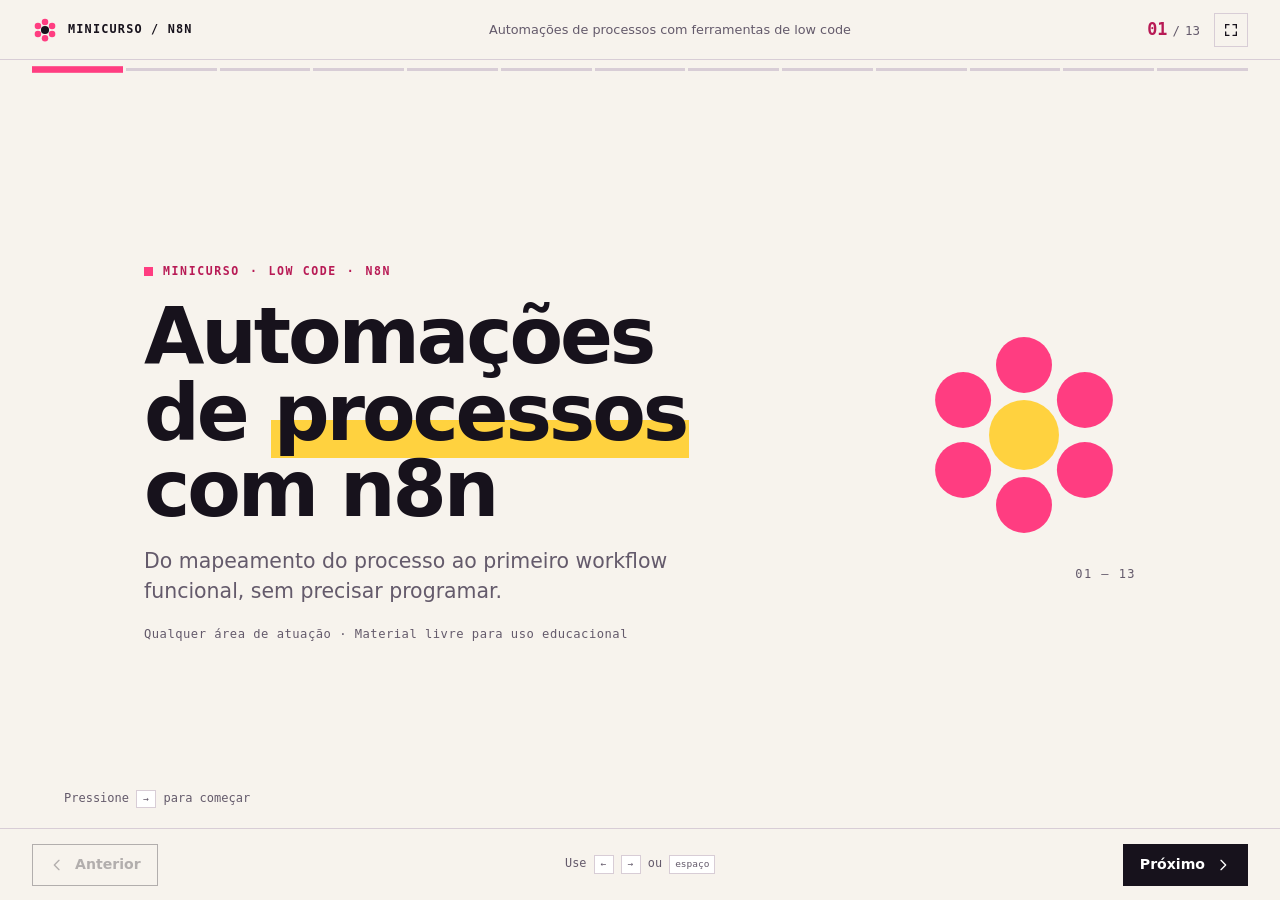
<file: index.html>
<!DOCTYPE html>
<html lang="pt-BR">
<head>
  <meta charset="UTF-8">
  <meta name="viewport" content="width=device-width, initial-scale=1">
  <meta name="theme-color" content="#f7f3ed">
  <meta name="description" content="Apresentação do minicurso de automações de processos com n8n.">
  <title>Apresentação | Automações de processos com n8n</title>
  <link rel="stylesheet" href="styles.css">
</head>
<body>
  <a class="skip-link" href="#deck">Ir para o slide atual</a>

  <div class="deck-shell">
    <header class="deck-bar">
      <div class="deck-id">
        <svg class="mark" width="26" height="26" viewBox="0 0 32 32" aria-hidden="true" focusable="false">
          <g fill="#ff3d81">
            <circle cx="16" cy="6" r="4"/>
            <circle cx="24.7" cy="11" r="4"/>
            <circle cx="24.7" cy="21" r="4"/>
            <circle cx="16" cy="26" r="4"/>
            <circle cx="7.3" cy="21" r="4"/>
            <circle cx="7.3" cy="11" r="4"/>
          </g>
          <circle cx="16" cy="16" r="5" fill="#17121c"/>
        </svg>
        <span>Minicurso <span aria-hidden="true">/</span> <span translate="no">n8n</span></span>
      </div>
      <p class="deck-topic">Automações de processos com ferramentas de low code</p>
      <div class="deck-tools">
        <span class="deck-counter" aria-hidden="true"><strong id="current">01</strong><span>/</span><span id="total">13</span></span>
        <button class="bar-button" id="fullscreen" type="button" aria-label="Entrar em tela cheia" aria-pressed="false">
          <svg width="16" height="16" viewBox="0 0 24 24" fill="none" stroke="currentColor" stroke-width="2" stroke-linecap="round" aria-hidden="true" focusable="false">
            <path d="M4 9V4h5M20 9V4h-5M4 15v5h5M20 15v5h-5"/>
          </svg>
        </button>
      </div>
    </header>

    <nav class="progress" aria-label="Progresso da apresentação">
      <ol id="dots"></ol>
    </nav>

    <main class="deck" id="deck" tabindex="-1">
      <section class="slide slide--cover is-active" id="slide-1" data-title="Capa" aria-labelledby="s1-title">
        <div class="slide-inner cover-grid stagger">
          <div class="cover-copy" style="--i: 0">
            <p class="kicker">Minicurso <span aria-hidden="true">·</span> Low code <span aria-hidden="true">·</span> <span translate="no">n8n</span></p>
            <h1 id="s1-title">Automações de <span class="highlight">processos</span> com&nbsp;<span translate="no">n8n</span></h1>
            <p class="lead">Do mapeamento do processo ao primeiro workflow funcional, sem precisar programar.</p>
            <p class="cover-meta">Qualquer área de atuação <span aria-hidden="true">·</span> Material livre para uso educacional</p>
          </div>
          <div class="cover-aside" style="--i: 1" aria-hidden="true">
            <svg class="cover-mark" width="224" height="224" viewBox="0 0 32 32" focusable="false">
              <g fill="#ff3d81">
                <circle cx="16" cy="6" r="4"/>
                <circle cx="24.7" cy="11" r="4"/>
                <circle cx="24.7" cy="21" r="4"/>
                <circle cx="16" cy="26" r="4"/>
                <circle cx="7.3" cy="21" r="4"/>
                <circle cx="7.3" cy="11" r="4"/>
              </g>
              <circle cx="16" cy="16" r="5" fill="#ffd23f"/>
            </svg>
            <span class="cover-index">01 — 13</span>
          </div>
        </div>
        <p class="slide-foot">Pressione <kbd>→</kbd> para começar</p>
      </section>

      <section class="slide" id="slide-2" data-title="Enviar solicitação" aria-labelledby="s2-title" hidden>
        <div class="slide-inner stagger">
          <p class="kicker" style="--i: 0">Acesso rápido / Formulário</p>
          <h2 id="s2-title" style="--i: 1">Enviar solicitação pelo formulário</h2>
          <p class="lead" style="--i: 2">Abra o formulário nativo do <span translate="no">n8n</span>, escolha o setor e preencha os campos. O envio é confirmado na hora e a resposta chega por e-mail.</p>
          <div class="form-cta" style="--i: 3">
            <a class="cta-primary" href="http://localhost:5678/form/central-atendimento">Abrir formulário local</a>
            <span class="cta-note">O workflow precisa estar ativo; o formulário é público. Em uma instância hospedada, troque <code translate="no">localhost:5678</code> pelo endereço da sua instância.</span>
          </div>
          <div class="example-grid" style="--i: 4">
            <div>
              <h3 class="panel-title">Campos do formulário</h3>
              <ul class="field-list">
                <li><span>Setor responsável</span><span>Obrigatório</span></li>
                <li><span>Nome</span><span>Obrigatório</span></li>
                <li><span>E-mail</span><span>Obrigatório</span></li>
                <li><span>Assunto</span><span>Obrigatório</span></li>
                <li><span>Mensagem</span><span>Obrigatório</span></li>
                <li><span>Identificador</span><span>Opcional</span></li>
              </ul>
              <p class="form-hint">Setores: <code translate="no">TI</code>, <code translate="no">Financeiro</code>, <code translate="no">Administrativo</code>, <code translate="no">Comercial</code> ou <code translate="no">Triagem manual</code>.</p>
            </div>
            <div>
              <h3 class="panel-title">Passo a passo</h3>
              <ol class="mini-steps">
                <li><span class="n">1</span><span>Abra o link do formulário.</span></li>
                <li><span class="n">2</span><span>Escolha o setor responsável.</span></li>
                <li><span class="n">3</span><span>Preencha nome, e-mail, assunto e mensagem.</span></li>
                <li><span class="n">4</span><span>Clique em <strong>Enviar solicitação</strong>.</span></li>
                <li><span class="n">5</span><span>Confirme a resposta no e-mail informado.</span></li>
              </ol>
              <pre class="json-sample"><code translate="no">{
  "setor": "TI",
  "nome": "Maria Silva",
  "email": "maria@example.com",
  "assunto": "Erro ao acessar o sistema",
  "mensagem": "Não consigo entrar desde ontem.",
  "identificador": "SOL-2026-0001"
}</code></pre>
            </div>
          </div>
          <p class="aside" style="--i: 5">Confirmação: “Solicitação recebida. Você receberá a resposta por e-mail em breve.” Não existe mais página externa com POST nem webhook público: o envio acontece direto no formulário do <span translate="no">n8n</span>.</p>
        </div>
      </section>

      <section class="slide" id="slide-3" data-title="Gestão de processos" aria-labelledby="s3-title" hidden>
        <div class="slide-inner stagger">
          <p class="kicker" style="--i: 0">01 / Conceito</p>
          <h2 id="s3-title" style="--i: 1">Gestão de processos sem complicação</h2>
          <p class="lead" style="--i: 2">Processo é uma sequência de atividades que transforma uma entrada em um resultado.</p>
          <div class="steps-three" style="--i: 3">
            <article class="step">
              <span class="step-n">01</span>
              <h3>Entrada</h3>
              <p>Aluno pede uma declaração à secretaria.</p>
            </article>
            <article class="step">
              <span class="step-n">02</span>
              <h3>Atividades</h3>
              <p>A secretaria confere, aprova e emite o documento.</p>
            </article>
            <article class="step">
              <span class="step-n">03</span>
              <h3>Resultado</h3>
              <p>Declaração entregue ao aluno.</p>
            </article>
          </div>
          <p class="aside" style="--i: 4">Todo mundo participa de processos todos os dias. Gerir é só tornar isso visível e melhorável.</p>
        </div>
      </section>

      <section class="slide" id="slide-4" data-title="Por que automatizar" aria-labelledby="s4-title" hidden>
        <div class="slide-inner stagger">
          <p class="kicker" style="--i: 0">02 / Motivação</p>
          <h2 id="s4-title" style="--i: 1">Por que automatizar?</h2>
          <p class="lead" style="--i: 2">Se o processo é repetitivo e segue regras claras, uma ferramenta pode executá-lo por você.</p>
          <div class="reason-list" style="--i: 3">
            <div class="reason"><span class="reason-n">01</span><div><h3>Menos retrabalho</h3><p>Copiar dados entre sistemas deixa de ser tarefa manual.</p></div></div>
            <div class="reason"><span class="reason-n">02</span><div><h3>Menos erros</h3><p>O fluxo segue sempre as mesmas regras, sem esquecimentos.</p></div></div>
            <div class="reason"><span class="reason-n">03</span><div><h3>Mais tempo</h3><p>Sobra espaço para análise e decisões, que só pessoas fazem.</p></div></div>
          </div>
          <p class="aside aside--yellow" style="--i: 4"><strong>Low code:</strong> monte o fluxo arrastando blocos, com pouco ou nenhum código.</p>
        </div>
      </section>

      <section class="slide" id="slide-5" data-title="O que é o n8n" aria-labelledby="s5-title" hidden>
        <div class="slide-inner stagger">
          <p class="kicker" style="--i: 0">03 / Ferramenta</p>
          <h2 id="s5-title" style="--i: 1">O que é o <span translate="no">n8n</span>?</h2>
          <p class="lead" style="--i: 2">Uma plataforma de automação de fluxos de trabalho que conecta aplicativos e serviços de forma visual. Nuvem ou self-hosted, conforme a sua necessidade.</p>
          <div class="trait-grid" style="--i: 3">
            <article class="trait"><span class="trait-tag">Visual</span><p>Blocos conectados em uma tela, sem montar código do zero.</p></article>
            <article class="trait"><span class="trait-tag">Integrações</span><p>Centenas de aplicativos e serviços prontos para conectar.</p></article>
            <article class="trait"><span class="trait-tag">IA</span><p>Modelos de linguagem e agentes dentro dos fluxos.</p></article>
            <article class="trait"><span class="trait-tag">Flexível</span><p>Nuvem ou instalação no seu computador e servidor.</p></article>
          </div>
        </div>
      </section>

      <section class="slide" id="slide-6" data-title="Como o n8n funciona" aria-labelledby="s6-title" hidden>
        <div class="slide-inner stagger">
          <p class="kicker" style="--i: 0">04 / Estrutura</p>
          <h2 id="s6-title" style="--i: 1">Como o <span translate="no">n8n</span> funciona</h2>
          <p class="lead" style="--i: 2">Cada automação é um workflow: blocos, chamados nodes, ligados em sequência.</p>
          <div class="flow-line" style="--i: 3">
            <article class="flow-stop">
              <h3>Gatilho</h3>
              <p>Algo acontece: chega um e-mail ou um formulário é enviado.</p>
            </article>
            <article class="flow-stop">
              <h3>Processar</h3>
              <p>Filtrar, decidir, transformar dados ou usar IA.</p>
            </article>
            <article class="flow-stop">
              <h3>Ação</h3>
              <p>Enviar mensagem, preencher planilha ou criar uma tarefa.</p>
            </article>
          </div>
          <dl class="glossary" style="--i: 4">
            <div><dt>Workflow</dt><dd>a automação completa</dd></div>
            <div><dt>Node</dt><dd>cada bloco do fluxo</dd></div>
            <div><dt>Execução</dt><dd>cada vez que ele roda</dd></div>
          </dl>
        </div>
      </section>

      <section class="slide" id="slide-7" data-title="Vamos pra prática" aria-labelledby="s7-title" hidden>
        <div class="slide-inner stagger">
          <p class="kicker" style="--i: 0">05 / Primeiro fluxo</p>
          <h2 id="s7-title" style="--i: 1">Vamos pra prática em 3 passos</h2>
          <ol class="checklist" style="--i: 2">
            <li><span class="check" aria-hidden="true"></span><div><h3>Escolher um processo</h3><p>Uma tarefa repetitiva do dia a dia, com regras claras.</p></div></li>
            <li><span class="check" aria-hidden="true"></span><div><h3>Montar o workflow</h3><p>Gatilho, processamento e ação, conectando os blocos no <span translate="no">n8n</span>.</p></div></li>
            <li><span class="check" aria-hidden="true"></span><div><h3>Testar e ativar</h3><p>Executar, conferir o resultado e deixar o fluxo rodando sozinho.</p></div></li>
          </ol>
        </div>
      </section>

      <section class="slide" id="slide-8" data-title="Exemplo final" aria-labelledby="s8-title" hidden>
        <div class="slide-inner stagger">
          <p class="kicker" style="--i: 0">06 / Exemplo final</p>
          <h2 id="s8-title" style="--i: 1">Central de Atendimento: da solicitação ao e-mail</h2>
          <p class="lead" style="--i: 2">O Form Trigger nativo recebe a solicitação, a IA redige a resposta e o Gmail envia. O setor vem do formulário.</p>
          <div class="example-grid" style="--i: 3">
            <div>
              <h3 class="panel-title">/form/central-atendimento</h3>
              <ul class="field-list">
                <li><span>Setor responsável</span><span>Obrigatório</span></li>
                <li><span>Nome</span><span>Obrigatório</span></li>
                <li><span>E-mail</span><span>Obrigatório</span></li>
                <li><span>Assunto</span><span>Obrigatório</span></li>
                <li><span>Mensagem</span><span>Obrigatório</span></li>
                <li><span>Identificador</span><span>Opcional</span></li>
              </ul>
              <blockquote>“Solicitação recebida. Você receberá a resposta por e-mail em breve.”</blockquote>
            </div>
            <div>
              <h3 class="panel-title">O que o workflow faz</h3>
              <ol class="mini-steps">
                <li><span class="n">1</span><span>Normalizar payload: limpa campos, gera ID e mascara e-mail e telefone.</span></li>
                <li><span class="n">2</span><span>Validar campos obrigatórios.</span></li>
                <li><span class="n">3</span><span>Verificar duplicidade na Data Table pelo identificador.</span></li>
                <li><span class="n">4</span><span>Gemini redige <code translate="no">assunto_resposta</code> e <code translate="no">corpo_email</code>.</span></li>
                <li><span class="n">5</span><span>Registrar em <code translate="no">central_atendimento_v1</code>.</span></li>
                <li><span class="n">6</span><span>Enviar resposta ao solicitante.</span></li>
                <li><span class="n">7</span><span>Notificar setor ou crítico internamente.</span></li>
              </ol>
            </div>
          </div>
        </div>
      </section>

      <section class="slide" id="slide-9" data-title="Preparar o ambiente" aria-labelledby="s9-title" hidden>
        <div class="slide-inner stagger">
          <p class="kicker" style="--i: 0">07 / Execução</p>
          <h2 id="s9-title" style="--i: 1">Prepare o ambiente</h2>
          <p class="lead" style="--i: 2">Use uma instância do <span translate="no">n8n</span> já disponível — local ou hospedada. O foco aqui é o desenho do fluxo, não a instalação.</p>
          <ol class="compact-steps" style="--i: 3">
            <li>Entre no <span translate="no">n8n</span> com uma conta que possa criar workflows.</li>
            <li>Crie um novo workflow chamado <code translate="no">Central de Atendimento - IA</code>.</li>
            <li>Adicione o gatilho de formulário e publique o caminho <code translate="no">central-atendimento</code>.</li>
            <li>Configure as credenciais do provedor de e-mail e do modelo de IA.</li>
            <li>Ative o workflow e abra <code translate="no">/form/central-atendimento</code>.</li>
          </ol>
          <p class="aside" style="--i: 4">Evite expor uma instância sem autenticação. Para testes, use dados fictícios; para produção, aplique as práticas oficiais de hospedagem do <span translate="no">n8n</span>.</p>
        </div>
      </section>

      <section class="slide" id="slide-10" data-title="Boas práticas" aria-labelledby="s10-title" hidden>
        <div class="slide-inner stagger">
          <p class="kicker" style="--i: 0">08 / Configuração</p>
          <h2 id="s10-title" style="--i: 1">Boas práticas antes de ativar</h2>
          <div class="option-grid" style="--i: 2">
            <div class="option"><code translate="no">/form/central-atendimento</code><span>Caminho público do formulário.</span></div>
            <div class="option"><code translate="no">central_atendimento_v1</code><span>Nome da tabela de apoio.</span></div>
            <div class="option"><code translate="no">assunto_resposta</code><span>Campo preenchido pela IA.</span></div>
            <div class="option"><code translate="no">corpo_email</code><span>Texto da resposta ao solicitante.</span></div>
            <div class="option"><code translate="no">envio_resposta=pendente</code><span>Marca falha no envio.</span></div>
            <div class="option"><code translate="no">Triagem manual</code><span>Saída para casos sem setor definido.</span></div>
          </div>
          <div class="warning" style="--i: 3">
            <p>Mantenha o gatilho ativo, confira as condições do <span translate="no">Switch</span> por setor e proteja as credenciais. O formulário é público: não peça dados sensíveis neste exemplo didático.</p>
          </div>
        </div>
      </section>

      <section class="slide" id="slide-11" data-title="Problemas comuns" aria-labelledby="s11-title" hidden>
        <div class="slide-inner stagger">
          <p class="kicker" style="--i: 0">09 / Diagnóstico</p>
          <h2 id="s11-title" style="--i: 1">Se algo não funcionar</h2>
          <div class="problem-grid" style="--i: 2">
            <article class="problem">
              <h3>Formulário não abre</h3>
              <p class="fix">Confirme que o workflow está ativo e o caminho em <code translate="no">parameters.options.path</code>.</p>
            </article>
            <article class="problem">
              <h3>E-mail não chegou</h3>
              <p class="fix">Confira spam e o endereço digitado. Falha do Gmail marca <code translate="no">envio_resposta=pendente</code>.</p>
            </article>
            <article class="problem">
              <h3>Setor errado</h3>
              <p class="fix">Revise as condições do <span translate="no">Switch</span> e os aliases de cada setor.</p>
            </article>
            <article class="problem">
              <h3>Resposta vaga</h3>
              <p class="fix">Inclua mais contexto no prompt e valide os campos obrigatórios.</p>
            </article>
            <article class="problem">
              <h3>Registro duplicado</h3>
              <p class="fix">Desative gatilhos antigos e confira o identificador usado na consulta.</p>
            </article>
            <article class="problem">
              <h3>Dados de teste</h3>
              <p class="fix">Use e-mail fictício e limpe a tabela ao final da atividade.</p>
            </article>
          </div>
        </div>
      </section>

      <section class="slide" id="slide-12" data-title="Convites n8n" aria-labelledby="s12-title" hidden>
        <div class="slide-inner stagger">
          <p class="kicker" style="--i: 0">10 / Convites</p>
          <h2 id="s12-title" style="--i: 1">Convide pessoas para o <span translate="no">n8n</span></h2>
          <p class="lead" style="--i: 2">Informe um e-mail. O workflow cria o convite na API do <span translate="no">n8n</span> e envia o link de aceite por Gmail.</p>
          <form id="invite-form" class="invite-form" data-webhook="http://localhost:5678/webhook/convites-n8n" style="--i: 3">
            <label for="invite-email">E-mail</label>
            <input id="invite-email" name="email" type="email" autocomplete="email" placeholder="voce@empresa.com" required>
            <button type="submit">Enviar convite</button>
          </form>
          <p id="invite-status" class="invite-status" role="status" aria-live="polite" style="--i: 4"></p>
          <p class="aside" style="--i: 5">O formulário faz um POST JSON para <code translate="no">/webhook/convites-n8n</code>. No GitHub Pages, substitua <code translate="no">localhost:5678</code> pela URL pública do seu <span translate="no">n8n</span>.</p>
        </div>
      </section>
      <section class="slide slide--end" id="slide-13" data-title="Encerramento" aria-labelledby="s13-title" hidden>
        <div class="slide-inner stagger">
          <p class="kicker" style="--i: 0">Fim</p>
          <h2 id="s13-title" style="--i: 1">Obrigado<span class="dot">.</span></h2>
          <p class="lead" style="--i: 2">Agora é escolher um processo repetitivo, mapear entradas, decisões e saídas, e montar o primeiro fluxo.</p>
          <div class="resources" style="--i: 3">
            <a href="materiais/README.md">README.md</a>
            <a href="materiais/TUTORIAL_FORMULARIO.md">TUTORIAL_FORMULARIO.md</a>
            <a href="materiais/enviar-solicitacao.html">enviar-solicitacao.html</a>
            <a href="n8n/CONVITES_N8N.md">CONVITES_N8N.md</a>
          </div>
          <p class="cover-meta" style="--i: 4">Material livre para uso educacional <span aria-hidden="true">·</span> Pressione <kbd>←</kbd> para voltar</p>
        </div>
      </section>
    </main>

    <footer class="deck-controls">
      <button class="nav-button" id="prev" type="button" aria-label="Slide anterior">
        <svg width="16" height="16" viewBox="0 0 24 24" fill="none" stroke="currentColor" stroke-width="2" stroke-linecap="round" stroke-linejoin="round" aria-hidden="true" focusable="false"><path d="M15 5l-7 7 7 7"/></svg>
        Anterior
      </button>
      <span class="hint">Use <kbd>←</kbd> <kbd>→</kbd> ou <kbd>espaço</kbd></span>
      <button class="nav-button nav-button--primary" id="next" type="button" aria-label="Próximo slide">
        Próximo
        <svg width="16" height="16" viewBox="0 0 24 24" fill="none" stroke="currentColor" stroke-width="2" stroke-linecap="round" stroke-linejoin="round" aria-hidden="true" focusable="false"><path d="M9 5l7 7-7 7"/></svg>
      </button>
    </footer>
  </div>

  <div class="sr-only" id="announcer" role="status" aria-live="polite"></div>

  <script>
    const deck = document.getElementById("deck");
    const slides = Array.from(document.querySelectorAll(".slide"));
    const dotsList = document.getElementById("dots");
    const currentEl = document.getElementById("current");
    const totalEl = document.getElementById("total");
    const prevButton = document.getElementById("prev");
    const nextButton = document.getElementById("next");
    const fullscreenButton = document.getElementById("fullscreen");
    const announcer = document.getElementById("announcer");
    const inviteForm = document.getElementById("invite-form");
    const inviteEmail = document.getElementById("invite-email");
    const inviteStatus = document.getElementById("invite-status");

    let index = 0;

    function formatarFeedback(text) {
      return String(text || "")
        .replace(/&lt;br\s*\/?&gt;/gi, "\n")
        .replace(/<br\s*\/?>/gi, "\n")
        .replace(/\n{3,}/g, "\n\n")
        .trim();
    }

    totalEl.textContent = String(slides.length).padStart(2, "0");

    slides.forEach((slide, i) => {
      const item = document.createElement("li");
      const button = document.createElement("button");
      button.type = "button";
      button.setAttribute("aria-label", `Ir para o slide ${i + 1}: ${slide.dataset.title}`);
      button.addEventListener("click", () => goTo(i));
      item.appendChild(button);
      dotsList.appendChild(item);
    });

    const dots = Array.from(dotsList.querySelectorAll("button"));

    function updateChrome() {
      currentEl.textContent = String(index + 1).padStart(2, "0");
      prevButton.disabled = index === 0;
      nextButton.disabled = index === slides.length - 1;
      dots.forEach((dot, i) => {
        if (i === index) dot.setAttribute("aria-current", "step");
        else dot.removeAttribute("aria-current");
        dot.classList.toggle("is-done", i < index);
      });
    }

    function goTo(next) {
      const target = Math.max(0, Math.min(slides.length - 1, next));
      if (target === index && slides[index].classList.contains("is-active")) return;

      const direction = target > index ? 1 : -1;
      deck.style.setProperty("--enter-offset", `${direction * 34}px`);
      slides[index].classList.remove("is-active");
      slides[index].hidden = true;
      index = target;
      slides[index].hidden = false;
      slides[index].classList.add("is-active");

      updateChrome();
      announcer.textContent = `Slide ${index + 1} de ${slides.length}: ${slides[index].dataset.title}`;
      history.replaceState(null, "", `#slide-${index + 1}`);
    }

    const initial = Number(location.hash.replace("#slide-", "")) - 1;
    if (Number.isInteger(initial) && initial > 0 && initial < slides.length) {
      slides[0].classList.remove("is-active");
      slides[0].hidden = true;
      index = initial;
      slides[index].hidden = false;
      slides[index].classList.add("is-active");
    }

    updateChrome();
    announcer.textContent = `Slide ${index + 1} de ${slides.length}: ${slides[index].dataset.title}`;

    prevButton.addEventListener("click", () => goTo(index - 1));
    nextButton.addEventListener("click", () => goTo(index + 1));

    document.addEventListener("keydown", (event) => {
      if (event.altKey || event.ctrlKey || event.metaKey) return;
      const activeTag = document.activeElement ? document.activeElement.tagName : "";
      if (activeTag === "INPUT" || activeTag === "TEXTAREA" || activeTag === "SELECT") return;
      if ((event.key === " " || event.key === "Enter") && activeTag === "BUTTON") return;

      if (event.key === "ArrowRight" || event.key === "ArrowDown" || event.key === "PageDown" || event.key === " ") {
        event.preventDefault();
        goTo(index + 1);
      } else if (event.key === "ArrowLeft" || event.key === "ArrowUp" || event.key === "PageUp") {
        event.preventDefault();
        goTo(index - 1);
      } else if (event.key === "Home") {
        event.preventDefault();
        goTo(0);
      } else if (event.key === "End") {
        event.preventDefault();
        goTo(slides.length - 1);
      }
    });

    let touchStart = null;
    deck.addEventListener("touchstart", (event) => {
      const touch = event.changedTouches[0];
      touchStart = { x: touch.clientX, y: touch.clientY };
    }, { passive: true });

    deck.addEventListener("touchend", (event) => {
      if (!touchStart) return;
      const touch = event.changedTouches[0];
      const dx = touch.clientX - touchStart.x;
      const dy = touch.clientY - touchStart.y;
      if (Math.abs(dx) > 60 && Math.abs(dx) > Math.abs(dy)) goTo(index + (dx < 0 ? 1 : -1));
      touchStart = null;
    }, { passive: true });

    inviteForm.addEventListener("submit", async (event) => {
      event.preventDefault();
      const email = inviteEmail.value.trim();
      if (!email) return;
      inviteStatus.textContent = "Enviando convite...";
      try {
        const response = await fetch(inviteForm.dataset.webhook, {
          method: "POST",
          headers: { "Content-Type": "application/json" },
          body: JSON.stringify({ email })
        });
        const text = formatarFeedback(await response.text());
        inviteStatus.textContent = response.ok ? (text || "Convite enviado.") : `Falha: ${text || response.status}`;
      } catch {
        inviteStatus.textContent = "Não foi possível conectar ao n8n.";
      }
    });

    fullscreenButton.addEventListener("click", async () => {
      try {
        if (!document.fullscreenElement) await document.documentElement.requestFullscreen();
        else await document.exitFullscreen();
      } catch {
        announcer.textContent = "Tela cheia não disponível neste navegador.";
      }
    });

    document.addEventListener("fullscreenchange", () => {
      const active = Boolean(document.fullscreenElement);
      fullscreenButton.setAttribute("aria-pressed", String(active));
      fullscreenButton.setAttribute("aria-label", active ? "Sair da tela cheia" : "Entrar em tela cheia");
    });
  </script>
</body>
</html>
</file>
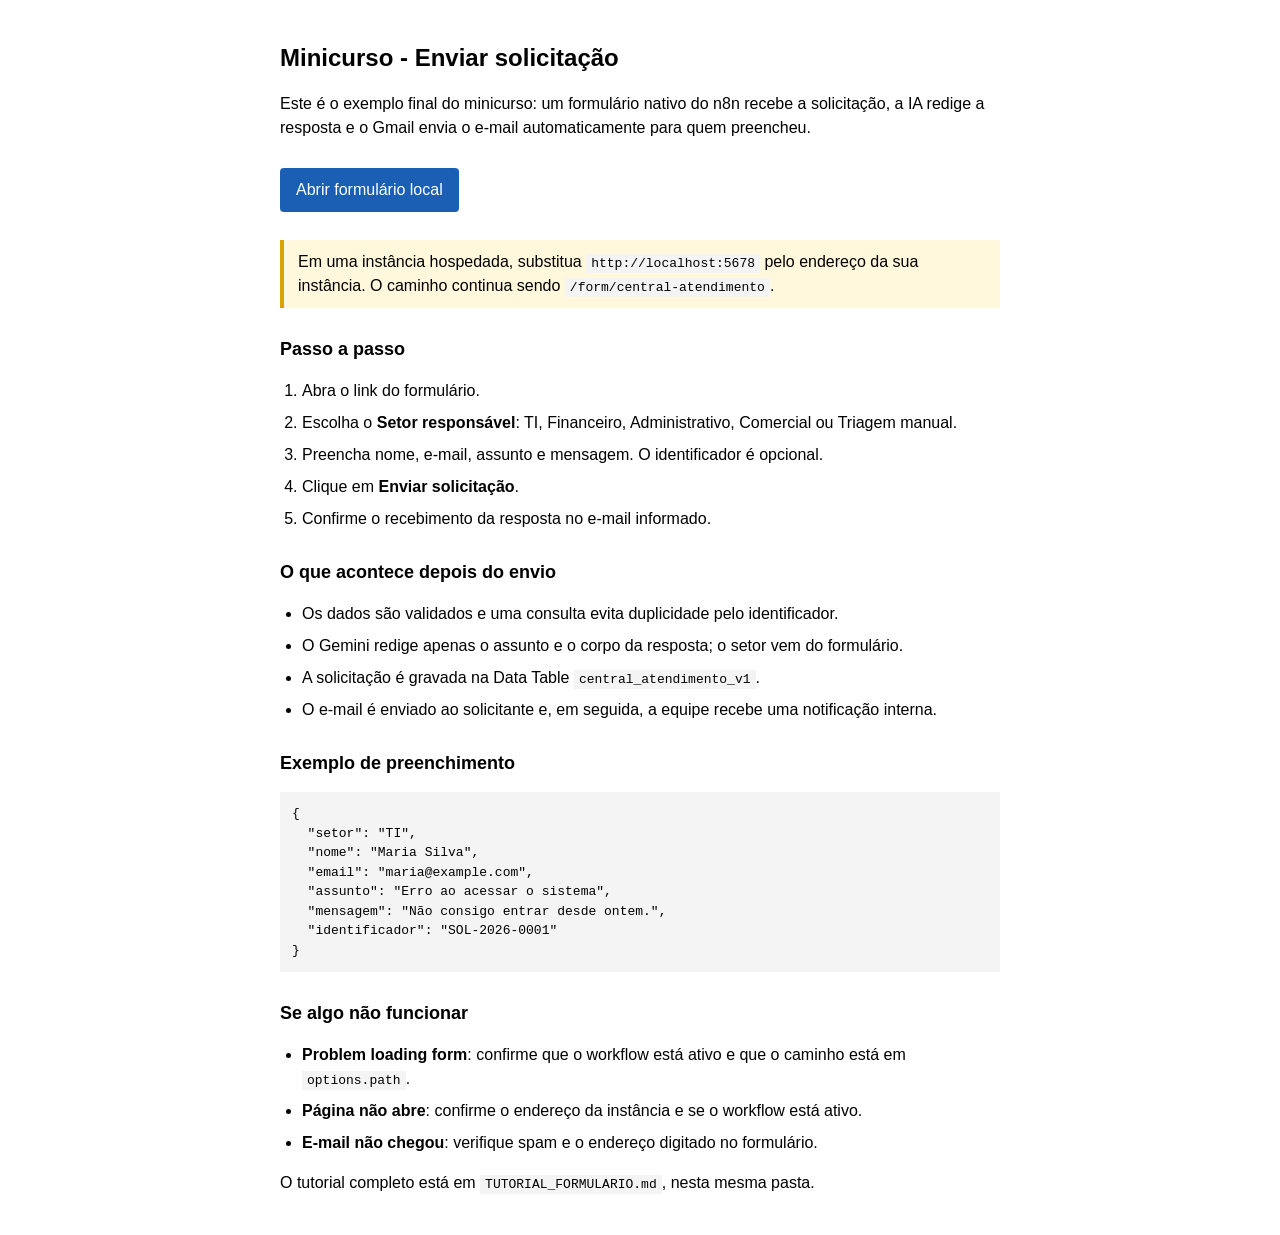
<file: enviar-solicitacao.html>
<!DOCTYPE html>
<html lang="pt-BR">
<head>
  <meta charset="UTF-8">
  <meta name="viewport" content="width=device-width, initial-scale=1">
  <title>Minicurso - Enviar solicitação</title>
  <style>
    body { font-family: Arial, sans-serif; max-width: 720px; margin: 40px auto; padding: 0 16px; line-height: 1.5; }
    h1 { font-size: 24px; }
    h2 { font-size: 18px; margin-top: 28px; }
    a { color: #1a5fb4; }
    ol, ul { padding-left: 22px; }
    li { margin-top: 8px; }
    code, pre { background: #f4f4f4; }
    code { padding: 2px 5px; }
    pre { padding: 12px; white-space: pre-wrap; word-break: break-word; }
    .link { display: inline-block; margin: 12px 0; padding: 10px 16px; background: #1a5fb4; color: #fff; text-decoration: none; border-radius: 4px; }
    .aviso { background: #fff8dc; border-left: 4px solid #d9a400; padding: 10px 14px; }
  </style>
</head>
<body>
  <h1>Minicurso - Enviar solicitação</h1>

  <p>
    Este é o exemplo final do minicurso: um formulário nativo do n8n recebe a solicitação,
    a IA redige a resposta e o Gmail envia o e-mail automaticamente para quem preencheu.
  </p>

  <p>
    <a class="link" href="http://localhost:5678/form/central-atendimento">Abrir formulário local</a>
  </p>

  <p class="aviso">
    Em uma instância hospedada, substitua <code>http://localhost:5678</code> pelo endereço da sua
    instância. O caminho continua sendo <code>/form/central-atendimento</code>.
  </p>

  <h2>Passo a passo</h2>
  <ol>
    <li>Abra o link do formulário.</li>
    <li>Escolha o <strong>Setor responsável</strong>: TI, Financeiro, Administrativo, Comercial ou Triagem manual.</li>
    <li>Preencha nome, e-mail, assunto e mensagem. O identificador é opcional.</li>
    <li>Clique em <strong>Enviar solicitação</strong>.</li>
    <li>Confirme o recebimento da resposta no e-mail informado.</li>
  </ol>

  <h2>O que acontece depois do envio</h2>
  <ul>
    <li>Os dados são validados e uma consulta evita duplicidade pelo identificador.</li>
    <li>O Gemini redige apenas o assunto e o corpo da resposta; o setor vem do formulário.</li>
    <li>A solicitação é gravada na Data Table <code>central_atendimento_v1</code>.</li>
    <li>O e-mail é enviado ao solicitante e, em seguida, a equipe recebe uma notificação interna.</li>
  </ul>

  <h2>Exemplo de preenchimento</h2>
  <pre>{
  "setor": "TI",
  "nome": "Maria Silva",
  "email": "maria@example.com",
  "assunto": "Erro ao acessar o sistema",
  "mensagem": "Não consigo entrar desde ontem.",
  "identificador": "SOL-2026-0001"
}</pre>

  <h2>Se algo não funcionar</h2>
  <ul>
    <li><strong>Problem loading form</strong>: confirme que o workflow está ativo e que o caminho está em <code>options.path</code>.</li>
    <li><strong>Página não abre</strong>: confirme o endereço da instância e se o workflow está ativo.</li>
    <li><strong>E-mail não chegou</strong>: verifique spam e o endereço digitado no formulário.</li>
  </ul>

  <p>
    O tutorial completo está em <code>TUTORIAL_FORMULARIO.md</code>, nesta mesma pasta.
  </p>
</body>
</html>
</file>
<file: styles.css>
:root {
  --paper: #f7f3ed;
  --ink: #17121c;
  --muted: #645a6b;
  --pink: #ff3d81;
  --pink-deep: #b81a55;
  --yellow: #ffd23f;
  --yellow-soft: #fff2c2;
  --line: #d8cdd6;
  --dark: #1b1226;
  --mono: ui-monospace, "SFMono-Regular", "Cascadia Code", Consolas, monospace;
}

*, *::before, *::after { box-sizing: border-box; }

html, body { height: 100%; margin: 0; }

html { color-scheme: light; }

body {
  background: var(--paper);
  color: var(--ink);
  font-family: "Inter", "Plus Jakarta Sans", ui-sans-serif, system-ui, -apple-system, "Segoe UI", sans-serif;
  font-size: 16px;
  line-height: 1.5;
  overflow: hidden;
  -webkit-tap-highlight-color: rgba(255, 61, 129, 0.25);
}

h1, h2, h3, p, dd, dt, li { overflow-wrap: break-word; }
h1, h2, h3 { margin: 0; letter-spacing: -0.04em; text-wrap: balance; }
p { margin: 0; }
ol, ul, dl, dd { margin: 0; padding: 0; }
li { list-style: none; }
button { font: inherit; color: inherit; }
button, a { touch-action: manipulation; }
code { font-family: var(--mono); }
pre { font-family: var(--mono); margin: 0; }

:focus-visible { outline: 3px solid var(--pink); outline-offset: 3px; border-radius: 2px; }

.sr-only {
  position: absolute;
  width: 1px;
  height: 1px;
  padding: 0;
  margin: -1px;
  overflow: hidden;
  clip: rect(0, 0, 0, 0);
  white-space: nowrap;
  border: 0;
}

.skip-link {
  position: fixed;
  top: 8px;
  left: 8px;
  z-index: 100;
  padding: 10px 14px;
  background: var(--ink);
  color: #fff;
  font-weight: 700;
  text-decoration: none;
  transform: translateY(-160%);
  transition: transform 0.2s ease;
}
.skip-link:focus-visible { transform: translateY(0); }

.deck-shell {
  display: grid;
  grid-template-rows: 60px 18px minmax(0, 1fr) 72px;
  height: 100vh;
  height: 100dvh;
  padding-left: env(safe-area-inset-left);
  padding-right: env(safe-area-inset-right);
}

.deck-bar {
  display: flex;
  align-items: center;
  gap: 24px;
  padding: 0 clamp(16px, 3vw, 32px);
  border-bottom: 1px solid var(--line);
}

.deck-id {
  display: flex;
  align-items: center;
  gap: 10px;
  flex: none;
  font-family: var(--mono);
  font-size: 0.74rem;
  font-weight: 700;
  letter-spacing: 0.1em;
  text-transform: uppercase;
}
.mark { flex: none; }

.deck-topic {
  flex: 1;
  min-width: 0;
  margin: 0 auto;
  color: var(--muted);
  font-size: 0.8rem;
  text-align: center;
  white-space: nowrap;
  overflow: hidden;
  text-overflow: ellipsis;
}

.deck-tools { display: flex; align-items: center; gap: 14px; flex: none; }
.deck-counter { display: inline-flex; align-items: baseline; gap: 5px; font-family: var(--mono); font-size: 0.78rem; font-variant-numeric: tabular-nums; color: var(--muted); }
.deck-counter strong { color: var(--pink-deep); font-size: 1.05rem; }

.bar-button {
  display: grid;
  place-items: center;
  width: 34px;
  height: 34px;
  padding: 0;
  border: 1px solid var(--line);
  background: transparent;
  cursor: pointer;
  transform-origin: center;
  transition: transform 0.2s ease;
}
.bar-button:hover { transform: scale(1.08); }

.progress { padding: 0 clamp(16px, 3vw, 32px); display: flex; align-items: center; }
.progress ol { display: grid; grid-auto-flow: column; grid-auto-columns: 1fr; gap: 3px; width: 100%; }
.progress li { display: flex; min-width: 0; }
.progress button { display: flex; align-items: center; width: 100%; height: 18px; padding: 0; border: 0; background: transparent; cursor: pointer; }
.progress button::before { content: ""; width: 100%; height: 3px; background: var(--line); transform-origin: center; transition: transform 0.2s ease; }
.progress button:hover::before { transform: scaleY(2.2); }
.progress button.is-done::before { background: var(--yellow); }
.progress button[aria-current="step"]::before { background: var(--pink); transform: scaleY(2.2); }

.deck { position: relative; min-height: 0; --enter-offset: 34px; }

.slide {
  position: absolute;
  inset: 0;
  overflow-y: auto;
  overscroll-behavior: contain;
  scrollbar-width: thin;
}
.slide[hidden] { display: none !important; }
.slide.is-active { animation: slide-in 0.42s cubic-bezier(0.2, 0.7, 0.2, 1) both; }

.slide-inner {
  display: flex;
  flex-direction: column;
  justify-content: center;
  gap: clamp(14px, 2.2vh, 26px);
  width: min(1120px, 100%);
  min-height: 100%;
  margin-inline: auto;
  padding: clamp(24px, 4vw, 52px) clamp(20px, 5vw, 64px);
}

.slide.is-active .stagger > * { animation: rise 0.45s ease both; animation-delay: calc(var(--i, 0) * 65ms); }

.kicker {
  display: inline-flex;
  align-items: center;
  gap: 10px;
  align-self: flex-start;
  font-family: var(--mono);
  font-size: 0.72rem;
  font-weight: 700;
  letter-spacing: 0.14em;
  text-transform: uppercase;
  color: var(--pink-deep);
}
.kicker::before { content: ""; width: 9px; height: 9px; background: var(--pink); }

.slide h1, .slide h2 { font-weight: 830; line-height: 0.98; }
.slide h1 { font-size: clamp(2.6rem, 6.1vw, 5rem); max-width: 18ch; }
.slide h2 { font-size: clamp(2.1rem, 4.8vw, 4rem); max-width: 22ch; }
.slide h3 { font-size: 1.18rem; line-height: 1.2; font-weight: 760; letter-spacing: -0.02em; }

.lead { max-width: 62ch; color: var(--muted); font-size: clamp(1rem, 1.6vw, 1.3rem); line-height: 1.5; }
.aside { max-width: 74ch; padding-top: 12px; border-top: 1px solid var(--line); color: var(--muted); font-size: 0.92rem; }
.aside--yellow { padding: 14px 18px; border: 0; border-left: 6px solid var(--yellow); background: var(--yellow-soft); color: #5b4210; }
.aside strong { color: var(--ink); }

.highlight {
  padding: 0 0.04em;
  background: linear-gradient(transparent 58%, var(--yellow) 58%);
  -webkit-box-decoration-break: clone;
  box-decoration-break: clone;
}
.dot { color: var(--pink); }
code { color: var(--pink-deep); font-size: 0.88em; }

kbd {
  display: inline-block;
  min-width: 20px;
  padding: 1px 5px;
  border: 1px solid var(--line);
  background: #fff;
  font-family: var(--mono);
  font-size: 0.8em;
  text-align: center;
}

.cover-grid { display: grid; grid-template-columns: 1.25fr 0.75fr; align-items: center; gap: 40px; }
.cover-copy { display: flex; flex-direction: column; align-items: flex-start; gap: clamp(14px, 2vh, 22px); }
.cover-meta { font-family: var(--mono); font-size: 0.76rem; letter-spacing: 0.04em; color: var(--muted); }
.cover-aside { display: flex; flex-direction: column; align-items: flex-end; justify-self: end; gap: 18px; }
.cover-mark { max-width: 100%; height: auto; animation: breathe 4s ease-in-out infinite; transform-origin: center; }
.cover-index { font-family: var(--mono); font-size: 0.75rem; letter-spacing: 0.12em; color: var(--muted); font-variant-numeric: tabular-nums; }
.slide-foot { position: absolute; bottom: 20px; left: clamp(20px, 5vw, 64px); font-family: var(--mono); font-size: 0.75rem; color: var(--muted); }

.steps-three { display: grid; grid-template-columns: repeat(3, minmax(0, 1fr)); border-top: 2px solid var(--ink); }
.step { min-width: 0; padding: 20px 22px 0 0; border-right: 1px solid var(--line); }
.step:last-child { border-right: 0; }
.step-n { font-family: var(--mono); font-size: 0.78rem; font-weight: 700; color: var(--pink); font-variant-numeric: tabular-nums; }
.step h3 { margin: 10px 0 6px; font-size: 1.35rem; }
.step p { color: var(--muted); font-size: 0.92rem; line-height: 1.5; }

.reason-list { border-top: 1px solid var(--ink); }
.reason { display: grid; grid-template-columns: 56px minmax(0, 1fr); gap: 18px; padding: 14px 0; border-bottom: 1px solid var(--line); }
.reason-n { font-family: var(--mono); font-size: 0.78rem; color: var(--pink); font-variant-numeric: tabular-nums; padding-top: 3px; }
.reason:nth-child(2) .reason-n { color: #a86b00; }
.reason h3 { font-size: 1.15rem; }
.reason p { margin-top: 4px; color: var(--muted); font-size: 0.92rem; }

.trait-grid { display: grid; grid-template-columns: repeat(2, minmax(0, 1fr)); border-top: 1px solid var(--ink); border-left: 1px solid var(--line); }
.trait { min-width: 0; padding: 20px; border-right: 1px solid var(--line); border-bottom: 1px solid var(--line); }
.trait-tag { display: inline-block; font-family: var(--mono); font-size: 0.72rem; font-weight: 700; letter-spacing: 0.1em; text-transform: uppercase; color: var(--pink-deep); }
.trait:nth-child(2) .trait-tag, .trait:nth-child(3) .trait-tag { color: #a86b00; }
.trait p { margin-top: 10px; color: var(--muted); font-size: 0.92rem; }

.flow-line { display: grid; grid-template-columns: repeat(3, minmax(0, 1fr)); gap: 0; position: relative; }
.flow-line::before { content: ""; position: absolute; top: 11px; left: 10px; right: 10px; height: 2px; background: var(--ink); }
.flow-stop { position: relative; min-width: 0; padding: 48px 22px 0 0; }
.flow-stop::before {
  content: "";
  position: absolute;
  top: 4px;
  left: 0;
  width: 18px;
  height: 18px;
  border: 3px solid var(--ink);
  border-radius: 50%;
  background: var(--paper);
  transform-origin: center;
  animation: pulse 2.8s ease-in-out infinite;
}
.flow-stop:nth-child(2)::before { background: var(--yellow); animation-delay: -0.9s; }
.flow-stop:nth-child(3)::before { background: var(--pink); animation-delay: -1.8s; }
.flow-stop h3 { font-size: 1.3rem; }
.flow-stop p { margin-top: 6px; color: var(--muted); font-size: 0.92rem; }

.glossary { display: grid; grid-template-columns: repeat(3, minmax(0, 1fr)); border-top: 1px solid var(--ink); }
.glossary > div { min-width: 0; padding: 14px 18px 0 0; }
.glossary dt { font-weight: 750; }
.glossary dd { margin-top: 4px; color: var(--muted); font-size: 0.88rem; }

.checklist { display: grid; gap: 0; border-top: 2px solid var(--ink); }
.checklist li { display: grid; grid-template-columns: 34px minmax(0, 1fr); gap: 18px; padding: 18px 0; border-bottom: 1px solid var(--line); }
.check { position: relative; width: 24px; height: 24px; border: 2px solid var(--pink); margin-top: 2px; }
.check::after { content: ""; position: absolute; inset: 4px; background: var(--pink); transform: scale(0); transform-origin: center; transition: transform 0.25s ease; }
.checklist li:hover .check::after { transform: scale(1); }
.checklist h3 { font-size: 1.25rem; }
.checklist p { margin-top: 5px; color: var(--muted); font-size: 0.94rem; }

.example-grid { display: grid; grid-template-columns: 0.95fr 1.05fr; gap: clamp(24px, 5vw, 56px); }
#slide-2 .slide-inner { gap: clamp(10px, 1.6vh, 18px); }
.form-cta { display: flex; flex-wrap: wrap; align-items: center; gap: 12px 22px; padding: 16px 18px; background: var(--pink); color: #fff; }
.form-cta :focus-visible { outline-color: var(--yellow); }
.cta-primary { display: inline-flex; align-items: center; min-height: 40px; padding: 0 16px; border: 1px solid #fff; color: #fff; font-size: 0.88rem; font-weight: 750; text-decoration: none; transform-origin: center; transition: transform 0.2s ease; }
.cta-primary:hover { transform: translateY(-2px); }
.cta-note { flex: 1; min-width: 240px; font-size: 0.82rem; color: rgba(255, 255, 255, 0.92); }
.cta-note code { color: var(--yellow); }
.form-hint { margin-top: 10px; color: var(--muted); font-size: 0.8rem; }
.json-sample { margin-top: 12px; padding: 12px 14px; background: var(--dark); color: #ffe9f2; font-size: 0.72rem; line-height: 1.55; white-space: pre-wrap; word-break: break-word; }
.json-sample code { color: #ffe9f2; }
.invite-form { display: flex; flex-wrap: wrap; align-items: end; gap: 12px 16px; padding: 16px 18px; border: 1px solid var(--ink); background: #fff; }
.invite-form label { width: 100%; font-family: var(--mono); font-size: 0.76rem; letter-spacing: 0.1em; text-transform: uppercase; color: var(--pink-deep); }
.invite-form input { flex: 1; min-width: 220px; min-height: 44px; padding: 0 12px; border: 1px solid var(--muted); background: #fff; color: var(--ink); font: inherit; font-size: 0.92rem; }
.invite-form button { min-height: 44px; padding: 0 18px; border: 0; background: var(--pink); color: #fff; font: inherit; font-weight: 750; cursor: pointer; }
.invite-form button:hover { background: var(--pink-deep); }
.invite-status { min-height: 1.2em; color: var(--pink-deep); font-family: var(--mono); font-size: 0.8rem; line-height: 1.5; white-space: pre-line; }
.panel-title { margin-bottom: 12px; font-family: var(--mono); font-size: 0.8rem; letter-spacing: 0.1em; text-transform: uppercase; color: var(--pink-deep); }
.field-list { border-top: 1px solid var(--ink); }
.field-list li { display: flex; justify-content: space-between; gap: 16px; padding: 8px 0; border-bottom: 1px solid var(--line); font-family: var(--mono); font-size: 0.82rem; }
.field-list li span:first-child { min-width: 0; }
.field-list li span:last-child { flex: none; color: var(--muted); font-size: 0.74rem; }
blockquote { margin: 16px 0 0; padding-left: 14px; border-left: 5px solid var(--yellow); font-size: 0.98rem; }
.mini-steps { display: grid; gap: 4px; }
.mini-steps li { display: grid; grid-template-columns: 24px minmax(0, 1fr); gap: 12px; font-size: 0.88rem; line-height: 1.45; }
.mini-steps .n { font-family: var(--mono); font-weight: 700; color: var(--pink); font-variant-numeric: tabular-nums; }

.cmd { position: relative; min-width: 0; padding: 20px; background: var(--dark); color: #fff; }
.cmd pre { padding-right: 130px; font-size: 0.92rem; line-height: 1.6; white-space: pre-wrap; word-break: break-word; }
.cmd :focus-visible { outline-color: var(--yellow); }
.copy-button { position: absolute; top: 14px; right: 14px; padding: 8px 11px; border: 1px solid rgba(255, 255, 255, 0.35); background: transparent; color: #fff; font-size: 0.78rem; font-weight: 700; cursor: pointer; transform-origin: center; transition: transform 0.2s ease; }
.copy-button:hover { transform: translateY(-2px); }
.copy-status { display: block; min-height: 1.2em; margin-top: 10px; color: var(--yellow); font-family: var(--mono); font-size: 0.76rem; }

.compact-steps { display: grid; grid-template-columns: repeat(2, minmax(0, 1fr)); column-gap: clamp(24px, 5vw, 48px); counter-reset: setup; }
.compact-steps li { position: relative; min-width: 0; padding: 9px 0 9px 34px; border-bottom: 1px solid var(--line); font-size: 0.88rem; counter-increment: setup; }
.compact-steps li::before { content: counter(setup, decimal-leading-zero); position: absolute; left: 0; top: 10px; font-family: var(--mono); font-size: 0.76rem; font-weight: 700; color: var(--pink); font-variant-numeric: tabular-nums; }

.option-grid { display: grid; grid-template-columns: repeat(3, minmax(0, 1fr)); border-top: 1px solid var(--ink); }
.option { min-width: 0; padding: 12px 18px 12px 0; border-bottom: 1px solid var(--line); }
.option code { display: block; margin-bottom: 3px; font-size: 0.8rem; }
.option span { color: var(--muted); font-size: 0.84rem; }
.warning { padding: 14px 18px; border-left: 6px solid var(--yellow); background: var(--yellow-soft); color: #5b4210; font-size: 0.88rem; line-height: 1.55; }

.problem-grid { display: grid; grid-template-columns: repeat(2, minmax(0, 1fr)); column-gap: clamp(24px, 5vw, 48px); }
.problem { min-width: 0; padding: 12px 0; border-bottom: 1px solid var(--line); }
.problem h3 { font-size: 1rem; }
.problem h3::before { content: "→"; margin-right: 8px; color: var(--pink); }
.problem .fix { margin-top: 5px; color: var(--muted); font-size: 0.86rem; line-height: 1.5; }
.problem .fix::before { content: "Correção: "; font-family: var(--mono); font-size: 0.7rem; font-weight: 700; letter-spacing: 0.06em; text-transform: uppercase; color: var(--pink-deep); }

.slide--end .slide-inner { align-items: flex-start; }
.slide--end h2 { font-size: clamp(3.4rem, 9vw, 7rem); }
.resources { display: flex; flex-wrap: wrap; gap: 8px 24px; padding-top: 14px; border-top: 1px solid var(--ink); }
.resources a { font-family: var(--mono); font-size: 0.84rem; text-decoration: underline; text-decoration-thickness: 1px; text-underline-offset: 4px; }
.resources a:hover { color: var(--pink-deep); text-decoration-thickness: 2px; }

.deck-controls { display: flex; align-items: center; justify-content: space-between; gap: 16px; padding: 0 clamp(16px, 3vw, 32px); border-top: 1px solid var(--line); }
.nav-button { display: inline-flex; align-items: center; gap: 10px; min-height: 42px; padding: 0 16px; border: 1px solid var(--ink); background: transparent; font-size: 0.88rem; font-weight: 750; cursor: pointer; transform-origin: center; transition: transform 0.2s ease; }
.nav-button:hover:not(:disabled) { transform: translateY(-2px); }
.nav-button--primary { background: var(--ink); color: #fff; }
.nav-button:disabled { opacity: 0.3; cursor: not-allowed; }
.hint { font-family: var(--mono); font-size: 0.74rem; color: var(--muted); text-align: center; }

@keyframes slide-in {
  from { opacity: 0; transform: translate3d(var(--enter-offset), 0, 0); }
  to { opacity: 1; transform: none; }
}

@keyframes rise {
  from { opacity: 0; transform: translate3d(0, 12px, 0); }
  to { opacity: 1; transform: none; }
}

@keyframes pulse {
  0%, 100% { transform: scale(1); opacity: 1; }
  50% { transform: scale(1.2); opacity: 0.65; }
}

@keyframes breathe {
  0%, 100% { transform: scale(1); }
  50% { transform: scale(1.03); }
}

@media (max-width: 820px) {
  .deck-topic { display: none; }
  .deck-shell { grid-template-rows: 56px 18px minmax(0, 1fr) 64px; }
  .cover-grid, .example-grid { grid-template-columns: 1fr; }
  .cover-aside { display: none; }
  .steps-three, .flow-line, .glossary, .trait-grid, .option-grid, .problem-grid, .compact-steps { grid-template-columns: 1fr; }
  .flow-line::before { display: none; }
  .flow-stop { padding: 34px 0 0; }
  .step { padding: 14px 0; border-right: 0; border-bottom: 1px solid var(--line); }
  .glossary > div, .option, .problem { padding-right: 0; }
  .slide-inner { justify-content: flex-start; }
  .deck-controls { gap: 8px; }
  .nav-button { padding: 0 12px; font-size: 0.82rem; }
  .hint { display: none; }
}

@media (max-height: 680px) {
  .slide-inner { justify-content: flex-start; gap: 12px; }
  .slide h2 { font-size: clamp(1.8rem, 4vw, 3rem); }
  .slide-foot { display: none; }
}

@media (pointer: fine) {
  html { overscroll-behavior: none; }
}

@media (prefers-reduced-motion: reduce) {
  *, *::before, *::after {
    animation-duration: 0.01ms !important;
    animation-iteration-count: 1 !important;
    transition-duration: 0.01ms !important;
  }
}

@media print {
  body { overflow: visible; }
  .deck-shell { display: block; height: auto; }
  .deck-bar, .progress, .deck-controls, .skip-link { display: none; }
  .deck { position: static; }
  .slide { position: static; overflow: visible; break-after: page; page-break-after: always; }
  .slide[hidden] { display: block !important; }
}
</file>
